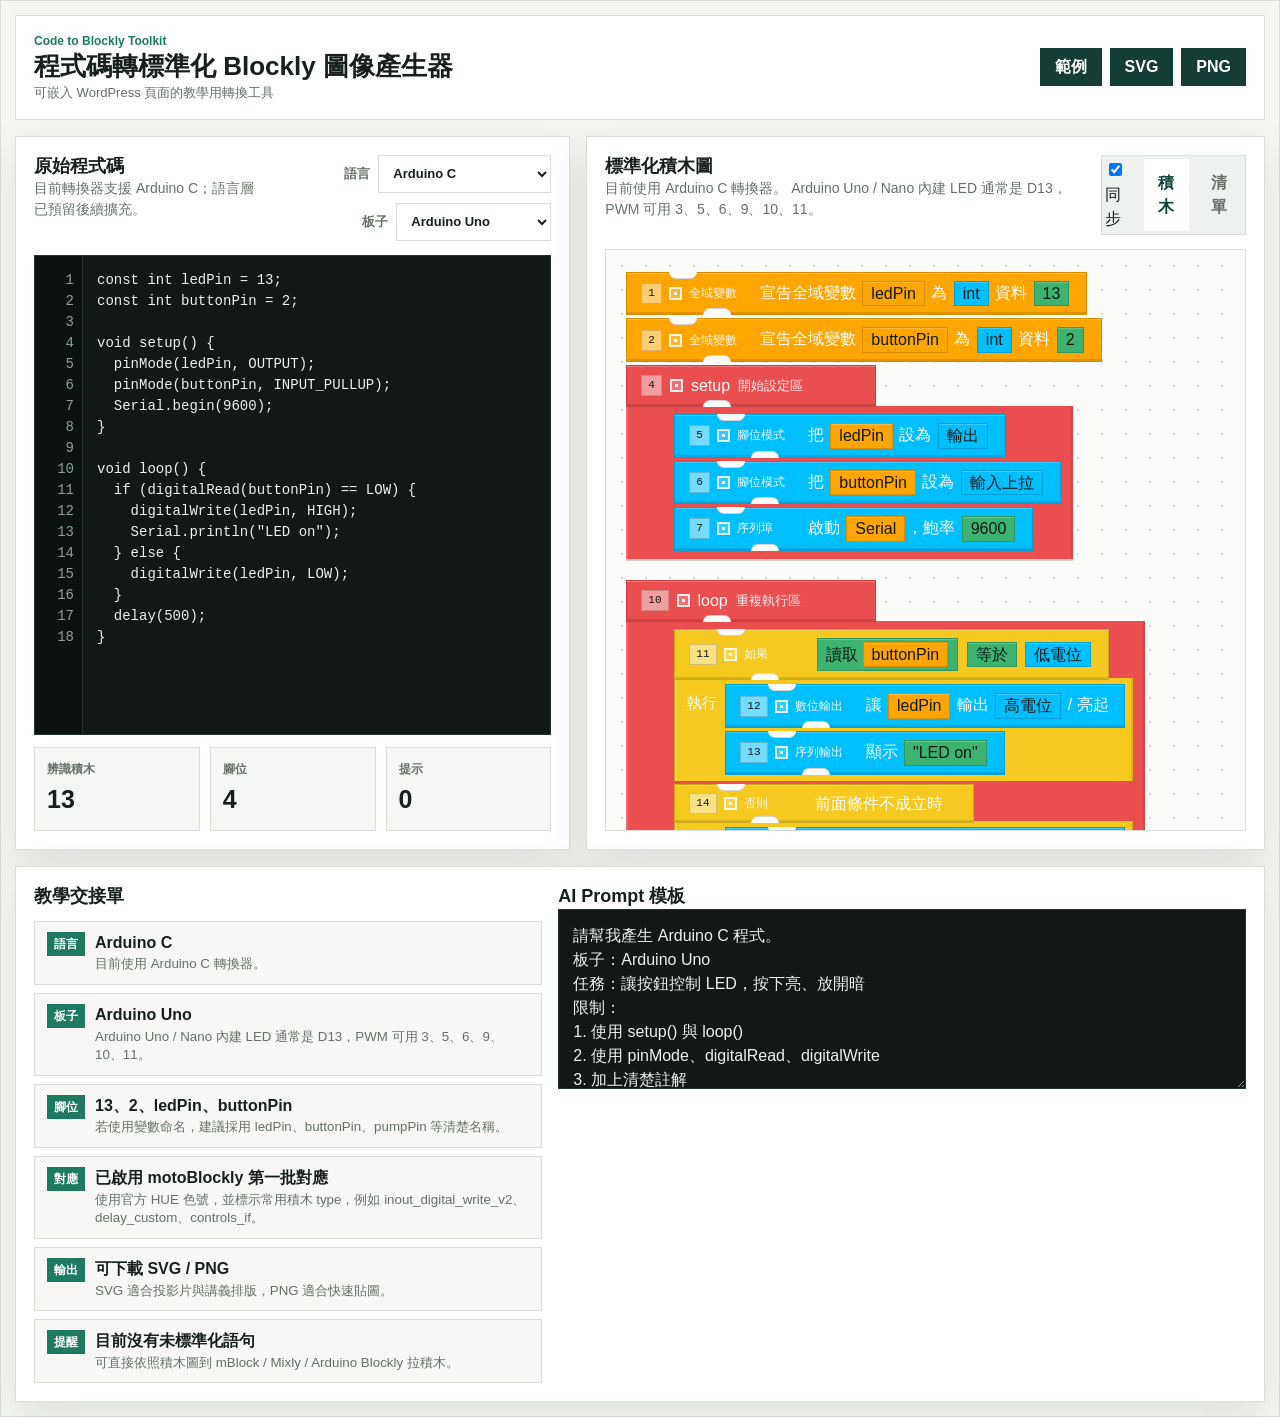
<file: index.html>
<!doctype html>
<html lang="zh-Hant">
  <head>
    <meta charset="UTF-8" />
    <meta name="viewport" content="width=device-width, initial-scale=1.0" />
    <title>程式碼轉 Blockly 圖像產生器</title>
    <link rel="stylesheet" href="./styles.css" />
  </head>
  <body>
    <div id="code-to-blockly-widget" class="ctb-widget app-shell">
      <header class="topbar">
        <div>
          <p class="eyebrow">Code to Blockly Toolkit</p>
          <h1>程式碼轉標準化 Blockly 圖像產生器</h1>
          <p class="header-note">可嵌入 WordPress 頁面的教學用轉換工具</p>
        </div>
        <div class="toolbar" aria-label="匯出工具">
          <button id="loadExample" type="button" title="載入範例">範例</button>
          <button id="exportSvg" type="button" title="下載 SVG">SVG</button>
          <button id="exportPng" type="button" title="下載 PNG">PNG</button>
        </div>
      </header>

      <main class="workspace">
        <section class="editor-pane" aria-label="原始程式碼輸入">
          <div class="pane-head">
            <div>
              <h2>原始程式碼</h2>
              <p>目前轉換器支援 Arduino C；語言層已預留後續擴充。</p>
            </div>
            <div class="selector-row">
              <label class="select-wrap">
                <span>語言</span>
                <select id="languageSelect">
                  <option value="arduino">Arduino C</option>
                  <option value="micropython">MicroPython（預留）</option>
                  <option value="python">Python（預留）</option>
                  <option value="javascript">JavaScript（預留）</option>
                </select>
              </label>
              <label class="select-wrap">
                <span>板子</span>
                <select id="boardSelect">
                  <option value="uno">Arduino Uno</option>
                  <option value="nano">Arduino Nano</option>
                  <option value="leonardo">Arduino Leonardo</option>
                  <option value="esp8266">ESP8266</option>
                  <option value="d1mini">D1 mini</option>
                  <option value="esp32">ESP32</option>
                </select>
              </label>
            </div>
          </div>
          <div class="code-editor-wrap">
            <div id="codeLineNumbers" class="code-line-numbers" aria-hidden="true"></div>
            <textarea id="codeInput" spellcheck="false" aria-label="貼上原始程式碼"></textarea>
          </div>
          <div class="analysis-strip">
            <div>
              <span class="metric-label">辨識積木</span>
              <strong id="blockCount">0</strong>
            </div>
            <div>
              <span class="metric-label">腳位</span>
              <strong id="pinCount">0</strong>
            </div>
            <div>
              <span class="metric-label">提示</span>
              <strong id="warningCount">0</strong>
            </div>
          </div>
        </section>

        <section class="preview-pane" aria-label="Blockly 圖像預覽">
          <div class="pane-head">
            <div>
              <h2>標準化積木圖</h2>
              <p id="boardHint">Arduino Uno / Nano 內建 LED 通常是 D13。</p>
            </div>
            <div class="view-tabs" role="tablist" aria-label="預覽模式">
              <label class="sync-toggle" title="依來源行號同步左右捲動">
                <input id="syncScroll" type="checkbox" checked />
                <span>同步</span>
              </label>
              <button class="active" type="button" data-view="blocks">積木</button>
              <button type="button" data-view="outline">清單</button>
            </div>
          </div>
          <div id="blockCanvas" class="block-canvas" aria-live="polite"></div>
          <ol id="outlineView" class="outline-view" hidden></ol>
        </section>

        <section class="reference-pane" aria-label="轉換說明與提醒">
          <div>
            <h2>教學交接單</h2>
            <div id="handoffList" class="handoff-list"></div>
          </div>
          <div>
            <h2>AI Prompt 模板</h2>
            <textarea id="promptTemplate" spellcheck="false" aria-label="AI Prompt 模板"></textarea>
          </div>
        </section>
      </main>
    </div>

    <script src="./app.js"></script>
  </body>
</html>
</file>
<file: styles.css>
:root,
.ctb-widget {
  --bg: #f4f6f2;
  --panel: #ffffff;
  --ink: #17201b;
  --muted: #657067;
  --line: #d9dfd7;
  --green: #1d7a61;
  --green-ink: #0f4438;
  --amber: #e2a22d;
  --red: #c84a35;
  --blue: #3567b8;
  --violet: #7b4bb0;
  --block-event: #EB4E4F;
  --block-loop: #EB4E4F;
  --block-logic: #F5C920;
  --block-loops: #FF99FF;
  --block-math: #3CB371;
  --block-io: #00BFFF;
  --block-data: #FFA500;
  --block-text: #3CB371;
  --block-time: #FFA500;
  --block-custom: #FFA500;
  --gray-block: #eef1ee;
  --shadow: 0 16px 42px rgba(26, 38, 31, 0.1);
  --code-font: Consolas, "Courier New", monospace;
  --code-font-size: 14px;
  --code-line-height: 21px;
  --code-pad-y: 14px;
  font-family: "Segoe UI", "Noto Sans TC", Arial, sans-serif;
}

body {
  margin: 0;
  background: #fff;
}

.ctb-widget,
.ctb-widget * {
  box-sizing: border-box;
}

.ctb-widget {
  color: var(--ink);
  line-height: 1.5;
}

.ctb-widget button,
.ctb-widget select,
.ctb-widget textarea {
  font: inherit;
}

.ctb-widget button,
.ctb-widget select {
  border: 1px solid var(--line);
}

.ctb-widget button {
  background: #fff;
  color: var(--ink);
  cursor: pointer;
  font-weight: 700;
}

.app-shell {
  background: var(--bg);
  border: 1px solid var(--line);
  margin: 0 auto;
  max-width: 1320px;
  padding: 14px;
}

.topbar {
  align-items: center;
  background: #fff;
  border: 1px solid var(--line);
  color: var(--ink);
  display: flex;
  gap: 18px;
  justify-content: space-between;
  padding: 16px 18px;
}

.ctb-widget .eyebrow,
.ctb-widget h1,
.ctb-widget h2,
.ctb-widget p {
  margin: 0;
}

.eyebrow {
  color: var(--green);
  font-size: 12px;
  font-weight: 800;
  letter-spacing: 0;
}

h1 {
  font-size: 26px;
  line-height: 1.28;
  margin-top: 5px;
}

.header-note {
  color: var(--muted);
  font-size: 13px;
  margin-top: 4px;
}

h2 {
  font-size: 18px;
  line-height: 1.3;
}

p {
  color: var(--muted);
  font-size: 14px;
  line-height: 1.5;
  margin-top: 4px;
}

.toolbar,
.view-tabs {
  display: flex;
  gap: 8px;
}

.toolbar button,
.view-tabs button {
  min-height: 38px;
  padding: 0 14px;
}

.toolbar button {
  background: #143d35;
  border-color: #143d35;
  color: #fff;
}

.workspace {
  align-items: stretch;
  display: grid;
  gap: 16px;
  grid-template-columns: minmax(360px, 0.9fr) minmax(420px, 1.1fr);
  margin-top: 16px;
}

.editor-pane,
.preview-pane,
.reference-pane {
  background: var(--panel);
  border: 1px solid var(--line);
  box-shadow: var(--shadow);
  min-width: 0;
  padding: 18px;
}

.editor-pane,
.preview-pane {
  display: flex;
  flex-direction: column;
  height: 100%;
  min-height: 0;
}

.preview-pane {
  overflow: hidden;
}

.reference-pane {
  display: grid;
  gap: 16px;
  grid-column: 1 / -1;
  grid-template-columns: minmax(320px, 0.85fr) minmax(420px, 1.15fr);
}

.pane-head {
  align-items: flex-start;
  display: flex;
  gap: 14px;
  justify-content: space-between;
  margin-bottom: 14px;
}

.select-wrap {
  align-items: center;
  color: var(--muted);
  display: flex;
  flex: 0 0 auto;
  font-size: 13px;
  font-weight: 700;
  gap: 8px;
}

.selector-row {
  align-items: center;
  display: flex;
  flex-wrap: wrap;
  gap: 10px;
  justify-content: flex-end;
}

select {
  background: #fff;
  color: var(--ink);
  min-height: 38px;
  padding: 0 10px;
}

#codeInput,
#promptTemplate {
  background: #111815;
  border: 1px solid #22342d;
  color: #e9f3ef;
  display: block;
  line-height: 1.5;
  outline: none;
  overflow: auto;
  padding: 14px;
  resize: vertical;
  width: 100%;
}

.code-editor-wrap {
  background: #111815;
  border: 1px solid #22342d;
  display: grid;
  grid-template-columns: 48px minmax(0, 1fr);
  height: 480px;
  min-height: 0;
  overflow: hidden;
}

.code-line-numbers {
  background: #0c1210;
  border-right: 1px solid #26362f;
  color: #8aa098;
  font-family: var(--code-font);
  font-size: var(--code-font-size);
  line-height: var(--code-line-height);
  overflow: hidden;
  padding: var(--code-pad-y) 8px;
  text-align: right;
  user-select: none;
}

.code-line-numbers span {
  display: block;
  height: var(--code-line-height);
  line-height: var(--code-line-height);
}

#codeInput {
  border: 0;
  font-family: var(--code-font);
  font-size: var(--code-font-size);
  height: 100%;
  line-height: var(--code-line-height);
  min-height: 0;
  padding-bottom: var(--code-pad-y);
  padding-top: var(--code-pad-y);
  resize: none;
  white-space: pre;
}

#promptTemplate {
  min-height: 180px;
}

.analysis-strip {
  display: grid;
  gap: 10px;
  grid-template-columns: repeat(3, 1fr);
  margin-top: 12px;
}

.analysis-strip div {
  background: #f5f7f4;
  border: 1px solid var(--line);
  padding: 12px;
}

.metric-label {
  color: var(--muted);
  display: block;
  font-size: 12px;
  font-weight: 800;
}

.analysis-strip strong {
  display: block;
  font-size: 25px;
  margin-top: 3px;
}

.view-tabs {
  background: #edf2ee;
  border: 1px solid var(--line);
  padding: 3px;
}

.view-tabs button {
  background: transparent;
  border: 0;
  color: var(--muted);
}

.view-tabs button.active {
  background: #fff;
  color: var(--green-ink);
}

.block-canvas {
  background:
    radial-gradient(circle, #cfd8d1 1.15px, transparent 1.2px),
    #fbfcfa;
  background-position: 4px 4px;
  background-size: 24px 24px;
  border: 1px solid var(--line);
  flex: 1 1 0;
  height: 0;
  max-height: none;
  min-height: 0;
  overscroll-behavior: contain;
  overflow-x: hidden;
  overflow-y: auto;
  padding: 22px 20px 36px;
}

.stack {
  display: flex;
  flex-direction: column;
  gap: 3px;
  min-width: 0;
  max-width: 100%;
  width: 100%;
}

.function-stack {
  filter: drop-shadow(0 2px 0 rgba(0, 0, 0, 0.18));
  margin-bottom: 18px;
  max-width: 100%;
  width: fit-content;
}

.function-block-head {
  align-items: center;
  background: var(--block-color, var(--block-event));
  border: 1px solid rgba(0, 0, 0, 0.16);
  box-shadow:
    inset 0 1px rgba(255, 255, 255, 0.22),
    inset 0 -2px rgba(0, 0, 0, 0.12);
  color: #fff;
  display: flex;
  gap: 8px;
  min-height: 40px;
  min-width: 250px;
  max-width: min(760px, 100%);
  padding: 8px 16px 8px 14px;
  position: relative;
  width: max-content;
}

.loop-section .function-block-head {
  background: var(--block-color, var(--block-loop));
}

.function-block-head::after {
  background: #fbfcfa;
  border-radius: 8px 8px 0 0;
  box-shadow: inset 0 1px rgba(0, 0, 0, 0.16);
  bottom: -1px;
  content: "";
  height: 7px;
  left: 76px;
  position: absolute;
  width: 28px;
}

.function-block-head .section-name {
  font-weight: 400;
}

.function-block-head .section-role {
  color: rgba(255, 255, 255, 0.92);
  font-size: 13px;
  font-weight: 400;
}

.blockly-block {
  align-items: center;
  background: var(--block-custom);
  border: 1px solid rgba(0, 0, 0, 0.16);
  box-shadow:
    inset 0 1px rgba(255, 255, 255, 0.22),
    inset 0 -2px rgba(0, 0, 0, 0.12);
  color: #fff;
  display: flex;
  flex-wrap: nowrap;
  gap: 7px;
  line-height: 1.25;
  min-height: 38px;
  min-width: 190px;
  max-width: min(760px, 100%);
  padding: 8px 15px 8px 14px;
  position: relative;
  width: fit-content;
}

.blockly-block::before {
  background: #fbfcfa;
  border-radius: 0 0 8px 8px;
  box-shadow: inset 0 -1px rgba(0, 0, 0, 0.16);
  content: "";
  height: 7px;
  left: 42px;
  position: absolute;
  top: -1px;
  width: 28px;
}

.blockly-block::after {
  background: #fbfcfa;
  border-radius: 8px 8px 0 0;
  box-shadow: inset 0 1px rgba(0, 0, 0, 0.16);
  content: "";
  height: 7px;
  left: 76px;
  position: absolute;
  bottom: -1px;
  width: 28px;
}

.function-body {
  background: var(--block-color, var(--block-event));
  box-shadow:
    inset 2px 0 rgba(255, 255, 255, 0.16),
    inset -2px 0 rgba(0, 0, 0, 0.1);
  gap: 3px;
  margin-left: 0;
  margin-top: -1px;
  min-height: 0;
  min-width: 360px;
  max-width: 100%;
  padding: 8px 12px 8px 48px;
  width: max-content;
}

.loop-section .function-body {
  background: var(--block-color, var(--block-loop));
}

.blockly-block .kind {
  color: rgba(255, 255, 255, 0.92);
  flex: 0 0 auto;
  font-size: 12px;
  font-weight: 400;
  min-width: 64px;
  text-transform: uppercase;
}

.blockly-block .label {
  flex: 0 1 auto;
  font-weight: 400;
  line-height: 1.35;
  max-width: 520px;
  min-width: 0;
  overflow-wrap: anywhere;
}

.line-badge {
  background: rgba(255, 255, 255, 0.45);
  border: 1px solid rgba(0, 0, 0, 0.16);
  color: #101714;
  flex: 0 0 auto;
  font-family: Consolas, "Courier New", monospace;
  font-size: 11px;
  font-weight: 400;
  line-height: 1;
  padding: 4px 6px;
  user-select: none;
}

.gear {
  background: rgba(255, 255, 255, 0.2);
  border: 2px solid rgba(255, 255, 255, 0.85);
  display: inline-block;
  flex: 0 0 auto;
  height: 13px;
  position: relative;
  width: 13px;
}

.gear::after {
  background: rgba(255, 255, 255, 0.9);
  content: "";
  height: 3px;
  left: 3px;
  position: absolute;
  top: 3px;
  width: 3px;
}

.blockly-block.pin {
  background: var(--block-color, var(--block-io));
}

.blockly-block.timing {
  background: var(--block-color, var(--block-time));
}

.blockly-block.control {
  background: var(--block-color, var(--block-logic));
  min-width: 300px;
}

.blockly-block.serial {
  background: var(--block-color, var(--block-io));
}

.blockly-block.custom {
  background: var(--block-color, var(--block-data));
}

.block-mouth {
  background: var(--block-color, var(--block-logic));
  border-left: 1px solid rgba(0, 0, 0, 0.16);
  box-shadow:
    inset 2px 0 rgba(255, 255, 255, 0.16),
    inset -2px 0 rgba(0, 0, 0, 0.1);
  color: #fff;
  display: grid;
  grid-template-columns: 46px auto;
  margin-top: -2px;
  min-height: 0;
  min-width: 320px;
  max-width: 100%;
  padding: 6px 8px 6px 0;
  width: fit-content;
}

.mouth-label {
  align-self: start;
  font-size: 15px;
  color: #fff;
  font-weight: 400;
  padding: 8px 0 0 12px;
}

.child-stack {
  align-self: start;
  display: flex;
  flex-direction: column;
  gap: 3px;
  min-width: 260px;
  max-width: 100%;
  padding: 0 0 0 4px;
  width: 100%;
}

.child-stack .blockly-block {
  min-width: 190px;
  max-width: min(680px, 100%);
}

.slot {
  align-items: center;
  border: 1px solid rgba(0, 0, 0, 0.16);
  box-shadow: inset 0 1px rgba(255, 255, 255, 0.22);
  color: #101714;
  display: inline-flex;
  font-weight: 500;
  line-height: 1.1;
  margin: 0 2px;
  min-height: 24px;
  padding: 3px 8px;
  vertical-align: middle;
}

.slot.expression {
  background: var(--block-math);
  flex-wrap: wrap;
  gap: 4px;
}

.slot.expression .slot {
  margin: 0 1px;
}

.slot.variable {
  background: var(--block-data);
}

.slot.value,
.slot.ioValue,
.slot.number {
  background: var(--block-math);
}

.slot.ioValue {
  background: var(--block-io);
}

.slot.string {
  background: var(--block-text);
}

.slot.operator {
  background: var(--block-math);
}

.empty-state {
  color: var(--muted);
  display: grid;
  min-height: 300px;
  place-items: center;
  text-align: center;
}

.outline-view {
  background: #fbfcfa;
  border: 1px solid var(--line);
  flex: 1 1 0;
  height: 0;
  max-height: none;
  line-height: 1.6;
  margin: 0;
  min-height: 0;
  overflow-x: hidden;
  overflow-y: auto;
  padding: 22px;
  list-style: none;
}

.outline-view li {
  display: grid;
  gap: 10px;
  grid-template-columns: 44px minmax(0, 1fr);
  margin-bottom: 6px;
}

.outline-line-code {
  color: var(--muted);
  font-family: Consolas, "Courier New", monospace;
  font-size: 13px;
  text-align: left;
  user-select: none;
}

.outline-text {
  min-width: 0;
  overflow-wrap: anywhere;
}

.handoff-list {
  display: grid;
  gap: 8px;
  margin-top: 12px;
}

.handoff-item {
  align-items: flex-start;
  background: #f7f8f5;
  border: 1px solid var(--line);
  display: flex;
  gap: 10px;
  padding: 10px 12px;
}

.handoff-item span {
  background: var(--green);
  color: #fff;
  flex: 0 0 auto;
  font-size: 12px;
  font-weight: 900;
  padding: 3px 7px;
}

.handoff-item strong {
  display: block;
  line-height: 1.35;
}

.handoff-item small {
  color: var(--muted);
  display: block;
  line-height: 1.4;
  margin-top: 2px;
}

@media (max-width: 980px) {
  .topbar,
  .pane-head {
    align-items: stretch;
    flex-direction: column;
  }

  .workspace,
  .reference-pane {
    grid-template-columns: 1fr;
  }

  .editor-pane,
  .preview-pane {
    height: auto;
  }

  .block-canvas,
  .outline-view {
    flex: none;
    height: min(68vh, 620px);
    min-height: 420px;
  }
}

@media (max-width: 620px) {
  .app-shell {
    padding: 10px;
  }

  h1 {
    font-size: 21px;
  }

  .toolbar,
  .view-tabs,
  .analysis-strip {
    grid-template-columns: 1fr;
  }

  .toolbar {
    display: grid;
  }

  .analysis-strip {
    display: grid;
  }

  .blockly-block {
    align-items: flex-start;
    flex-direction: column;
    flex-wrap: wrap;
    min-width: min(520px, 78vw);
    width: min-content;
  }

  .stack,
  .block-mouth {
    min-width: 0;
    max-width: 100%;
  }

  .block-canvas,
  .outline-view {
    height: 72vh;
    min-height: 460px;
  }
}
</file>
